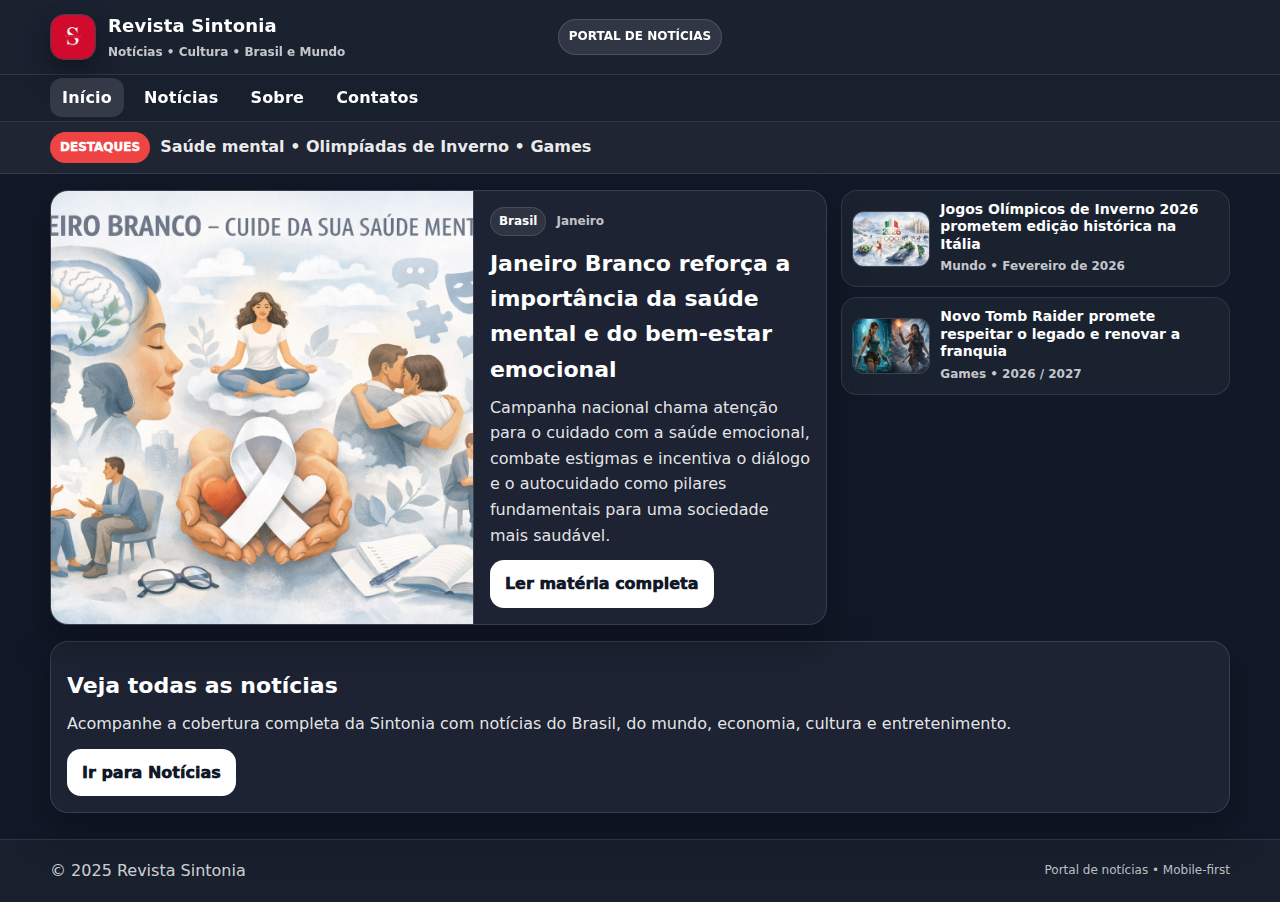
<file: index.html>
<!DOCTYPE html>
<html lang="pt-br">
<head>
  <meta charset="UTF-8">
  <meta name="viewport" content="width=device-width, initial-scale=1.0">
  <title>Sintonia - Início</title>
  <link rel="stylesheet" href="style.css">
  <script src="script.js" defer></script>
</head>

<body>

  <!-- TOPO -->
  <header class="topbar">
    <div class="container topbar-inner">
      <div class="brand">
        <div class="brand-logo">
          <img src="imagens/logo_porqueira_sintonia.jpg" alt="Logo Sintonia">
        </div>
        <div class="brand-title">
          <h1>Revista Sintonia</h1>
          <p>Notícias • Cultura • Brasil e Mundo</p>
        </div>
      </div>

      <div class="actions">
        <span class="badge">PORTAL DE NOTÍCIAS</span>
      </div>
    </div>
  </header>

  <!-- NAV -->
  <nav class="navbar">
    <div class="container nav-inner">
      <ul class="menu" style="display:flex;">
        <li><a class="active" href="index.html">Início</a></li>
        <li><a href="noticias.html">Notícias</a></li>
        <li><a href="sobre.html">Sobre</a></li>
        <li><a href="contatos.html">Contatos</a></li>
      </ul>
    </div>
  </nav>

  <!-- DESTAQUES -->
  <section class="breaking">
    <div class="container breaking-inner">
      <span class="breaking-tag">DESTAQUES</span>
      <span class="breaking-text">Saúde mental • Olimpíadas de Inverno • Games</span>
    </div>
  </section>

  <main>
    <div class="container">

      <section class="grid-home">

        <!-- NOTÍCIA PRINCIPAL -->
        <article class="card hero">
          <div class="hero-media">
            <!-- ✅ IMAGEM DIRETA (sem placeholder) -->
            <img src="imagens/img-10-01/janiero--branco.png" alt="Janeiro Branco">
          </div>

          <div class="hero-body">
            <div class="meta">
              <span class="chip">Brasil</span>
              <span>Janeiro</span>
            </div>

            <h3>Janeiro Branco reforça a importância da saúde mental e do bem-estar emocional</h3>

            <p>
              Campanha nacional chama atenção para o cuidado com a saúde emocional,
              combate estigmas e incentiva o diálogo e o autocuidado como pilares
              fundamentais para uma sociedade mais saudável.
            </p>

            <a href="noticias.html" class="btn">Ler matéria completa</a>
          </div>
        </article>

        <!-- SIDEBAR DESTAQUES -->
        <aside class="list">

          <!-- JOGOS DE INVERNO -->
          <article class="list-item">
            <div class="thumb">
              <!-- ✅ IMAGEM DIRETA (sem div extra) -->
              <img src="imagens/img-10-01/jogos--inverno.png" alt="Jogos de Inverno 2026">
            </div>
            <div>
              <h4>Jogos Olímpicos de Inverno 2026 prometem edição histórica na Itália</h4>
              <p>Mundo • Fevereiro de 2026</p>
            </div>
          </article>

          <!-- TOMB RAIDER -->
          <article class="list-item">
            <div class="thumb">
              <!-- ✅ IMAGEM DIRETA (sem div extra) -->
              <img src="imagens/img-10-01/jogo-lara.png" alt="Tomb Raider">
            </div>
            <div>
              <h4>Novo Tomb Raider promete respeitar o legado e renovar a franquia</h4>
              <p>Games • 2026 / 2027</p>
            </div>
          </article>

        </aside>
      </section>

      <!-- CHAMADA -->
      <section class="card" style="margin-top:16px;">
        <div class="card-body">
          <h3>Veja todas as notícias</h3>
          <p>
            Acompanhe a cobertura completa da Sintonia com notícias do Brasil,
            do mundo, economia, cultura e entretenimento.
          </p>
          <a href="noticias.html" class="btn">Ir para Notícias</a>
        </div>
      </section>

    </div>
  </main>

  <!-- FOOTER -->
  <footer>
    <div class="container footer-inner">
      <div>© 2025 Revista Sintonia</div>
      <div class="small">Portal de notícias • Mobile-first</div>
    </div>
  </footer>

</body>
</html>
</file>
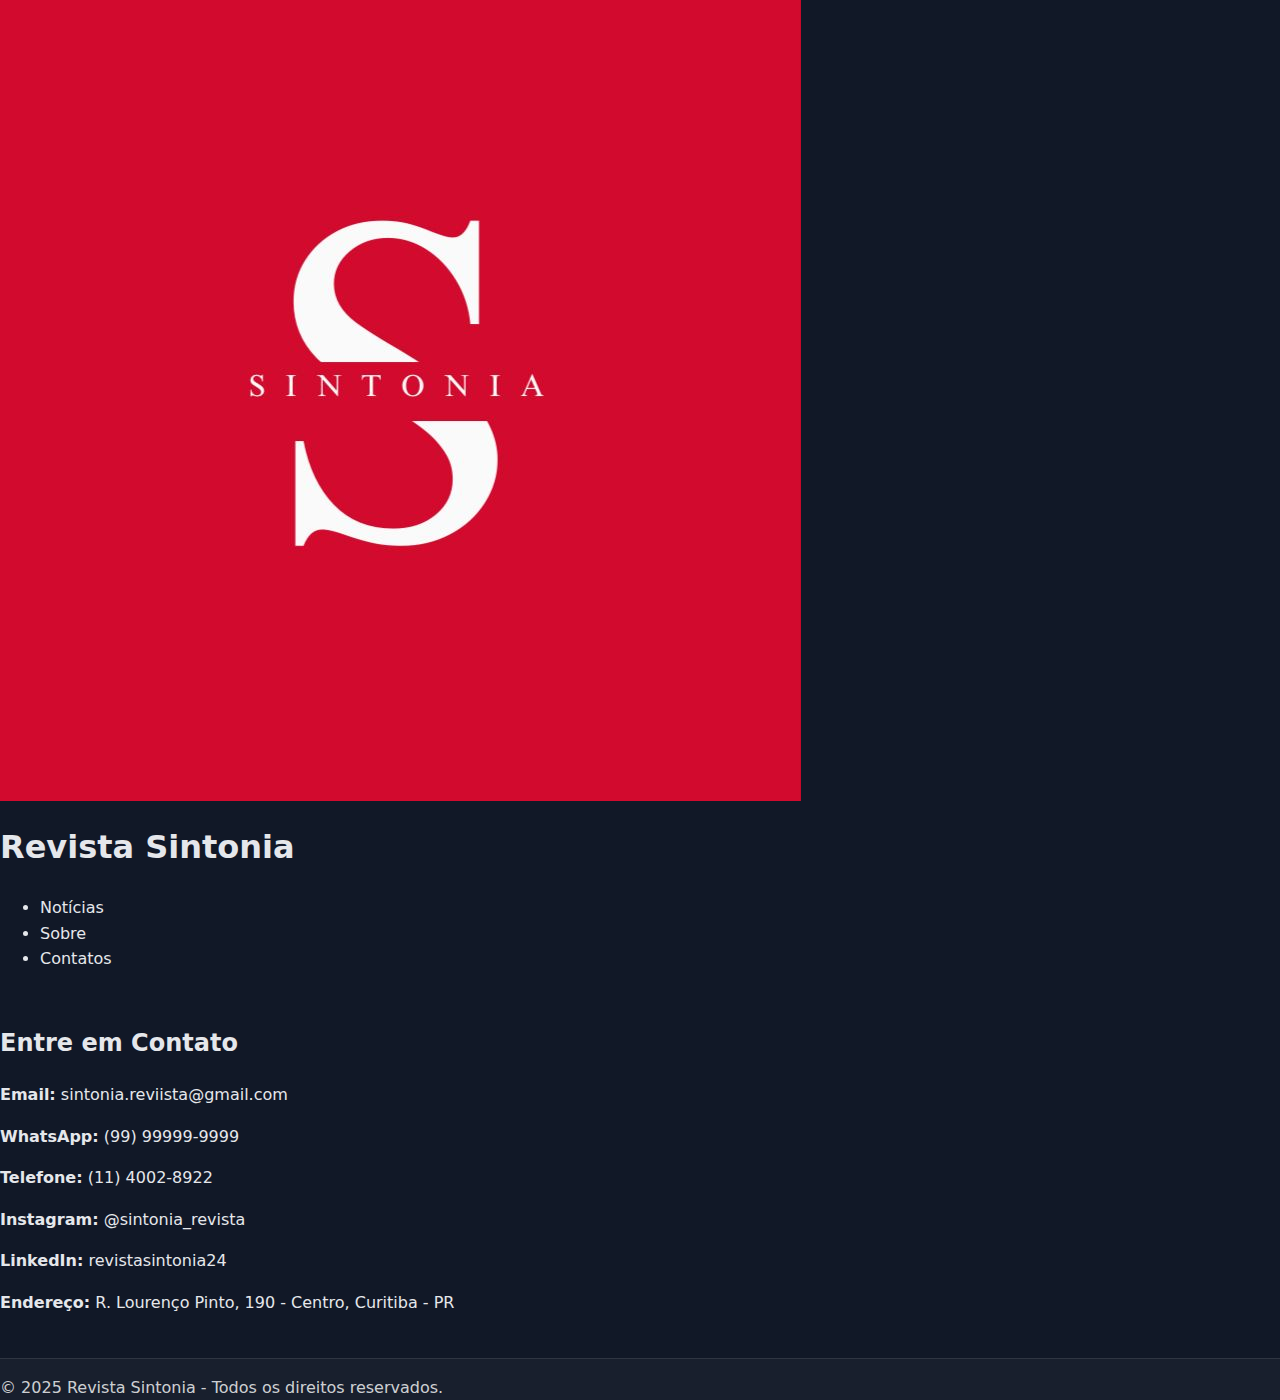
<file: contatos.html>
<!DOCTYPE html>
<html lang="pt-br">
<head>
  <meta charset="UTF-8">
  <meta name="viewport" content="width=device-width, initial-scale=1.0">
  <title>Contatos - Sintonia</title>
  <link rel="stylesheet" href="style.css">
</head>
<body>
  <header>
    <div class="logo">
      <img src="imagens/logo_porqueira_sintonia.jpg" alt="Logo Sintonia">
    </div>
    <h1>Revista Sintonia</h1>
  </header>

  <nav>
    <ul>
      <li><a href="noticias.html">Notícias</a></li>
      <li><a href="sobre.html">Sobre</a></li>
      <li><a href="contatos.html">Contatos</a></li>
    </ul>
  </nav>

  <main>
    <h2>Entre em Contato</h2>
    <p><strong>Email:</strong> <a href="mailto:suporte@sintonia.com">sintonia.reviista@gmail.com</a></p>
    <p><strong>WhatsApp:</strong> <a href="https://wa.me/5599999999999" target="_blank">(99) 99999-9999</a></p>
    <p><strong>Telefone:</strong> (11) 4002-8922</p>
    <p><strong>Instagram:</strong> <a href="https://instagram.com" target="_blank">@sintonia_revista</a></p>
    <p><strong>LinkedIn:</strong> <a href="https://linkedin.com" target="_blank">revistasintonia24</a></p>
    <p><strong>Endereço:</strong> R. Lourenço Pinto, 190 - Centro, Curitiba - PR</p>
  </main>

  <footer>
    <p>© 2025 Revista Sintonia - Todos os direitos reservados.</p>
  </footer>
</body>
</html>
</file>
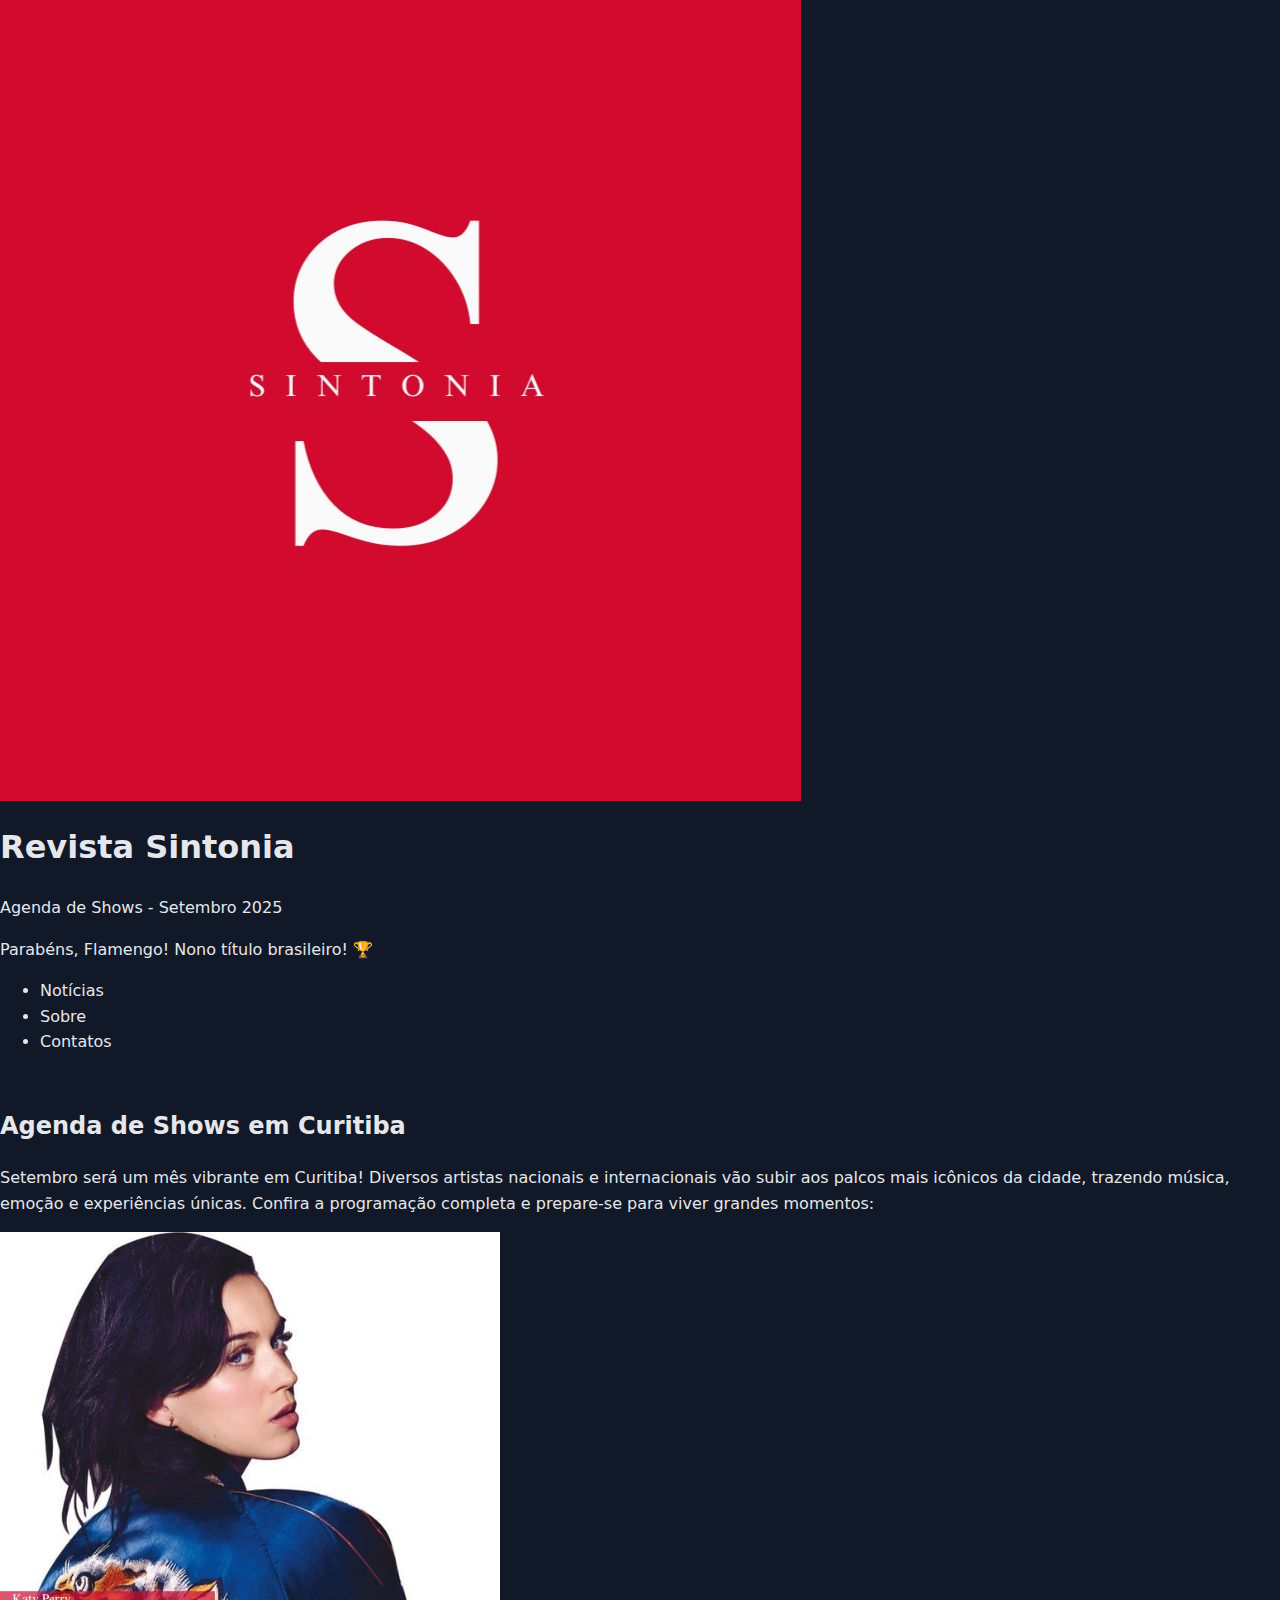
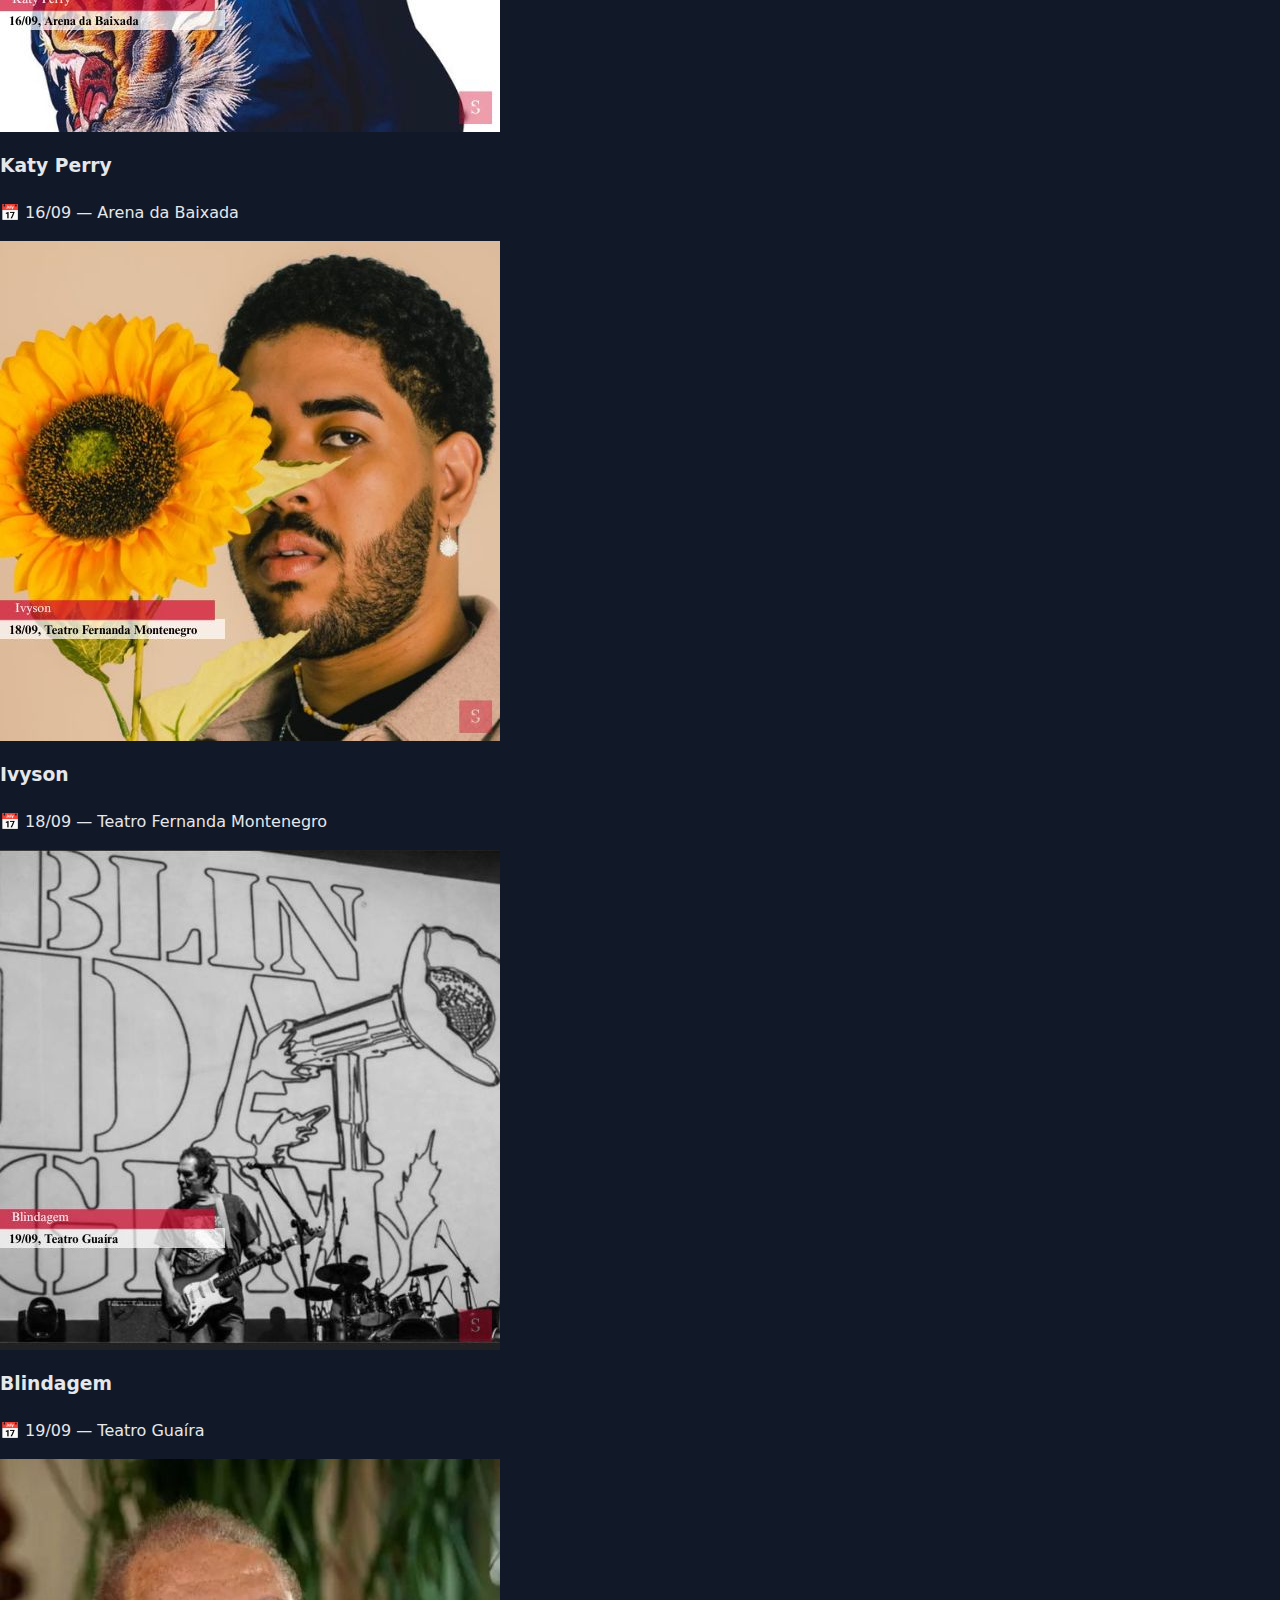
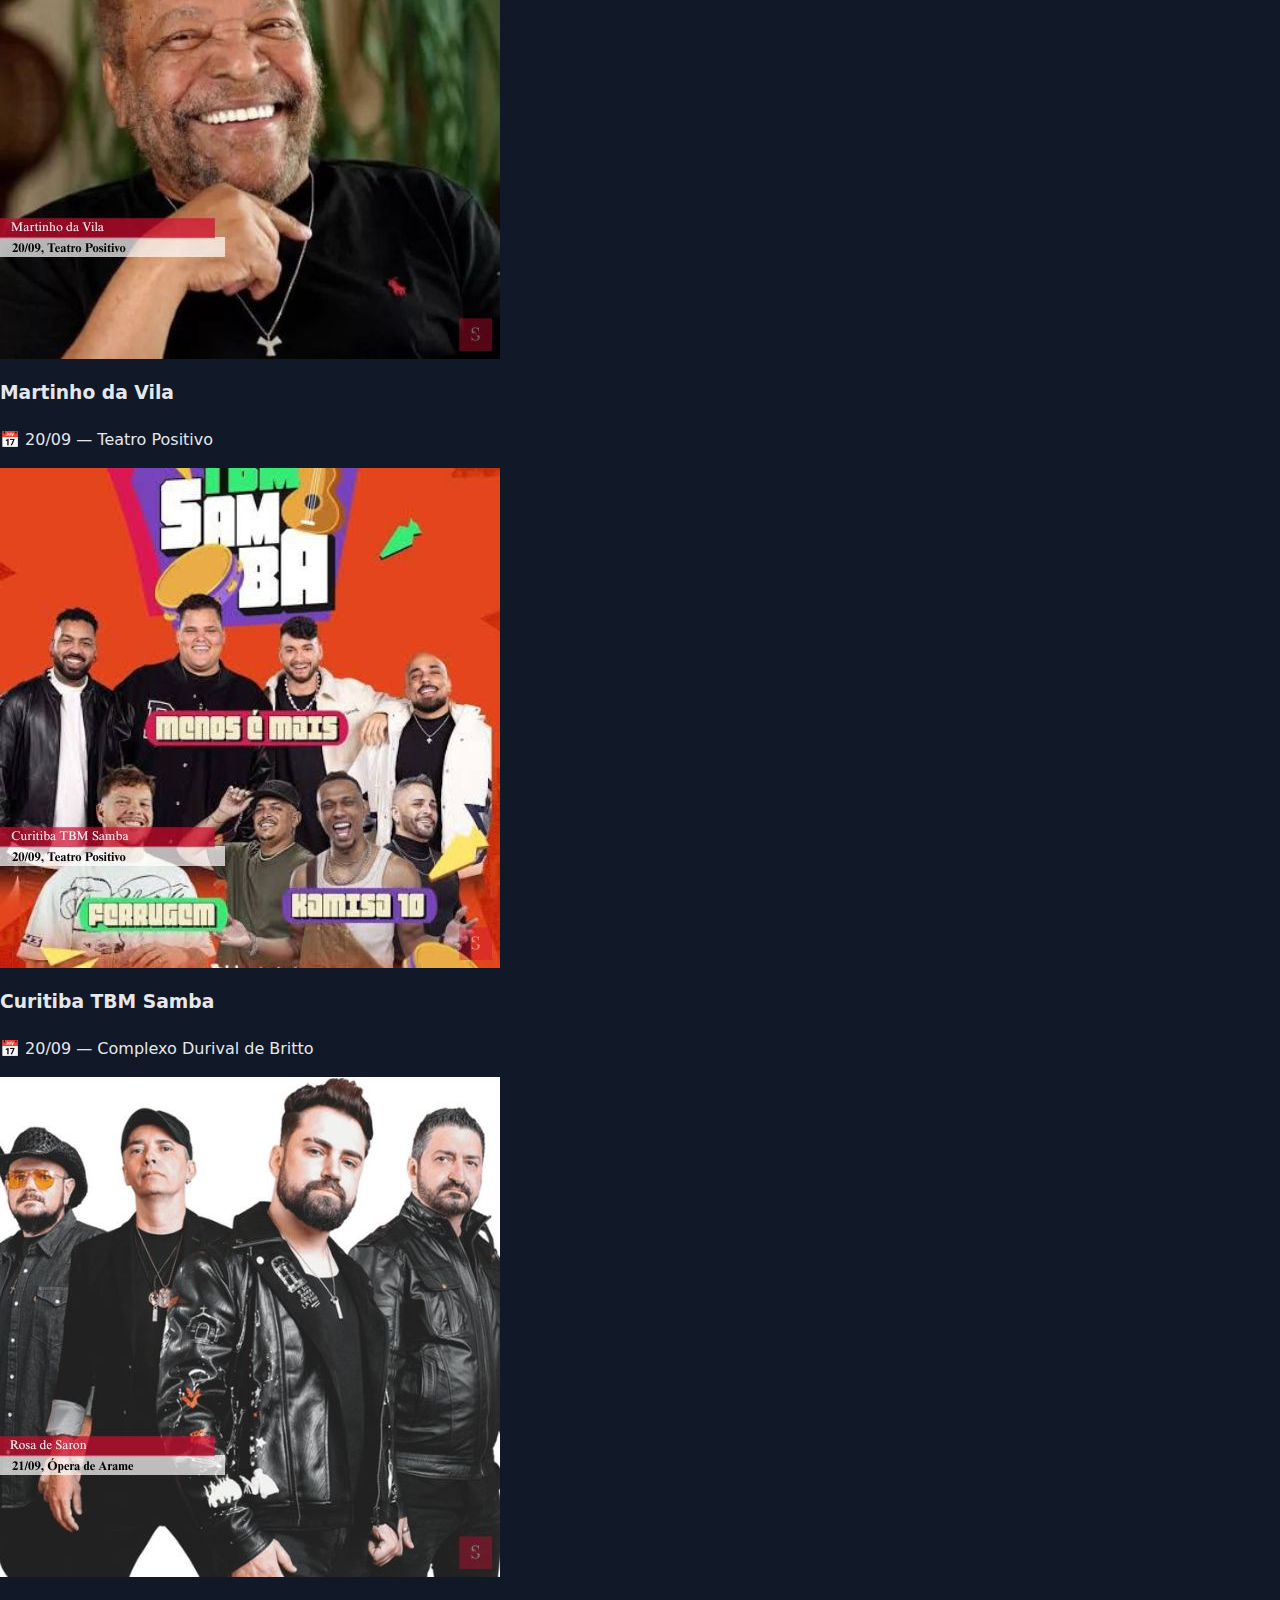
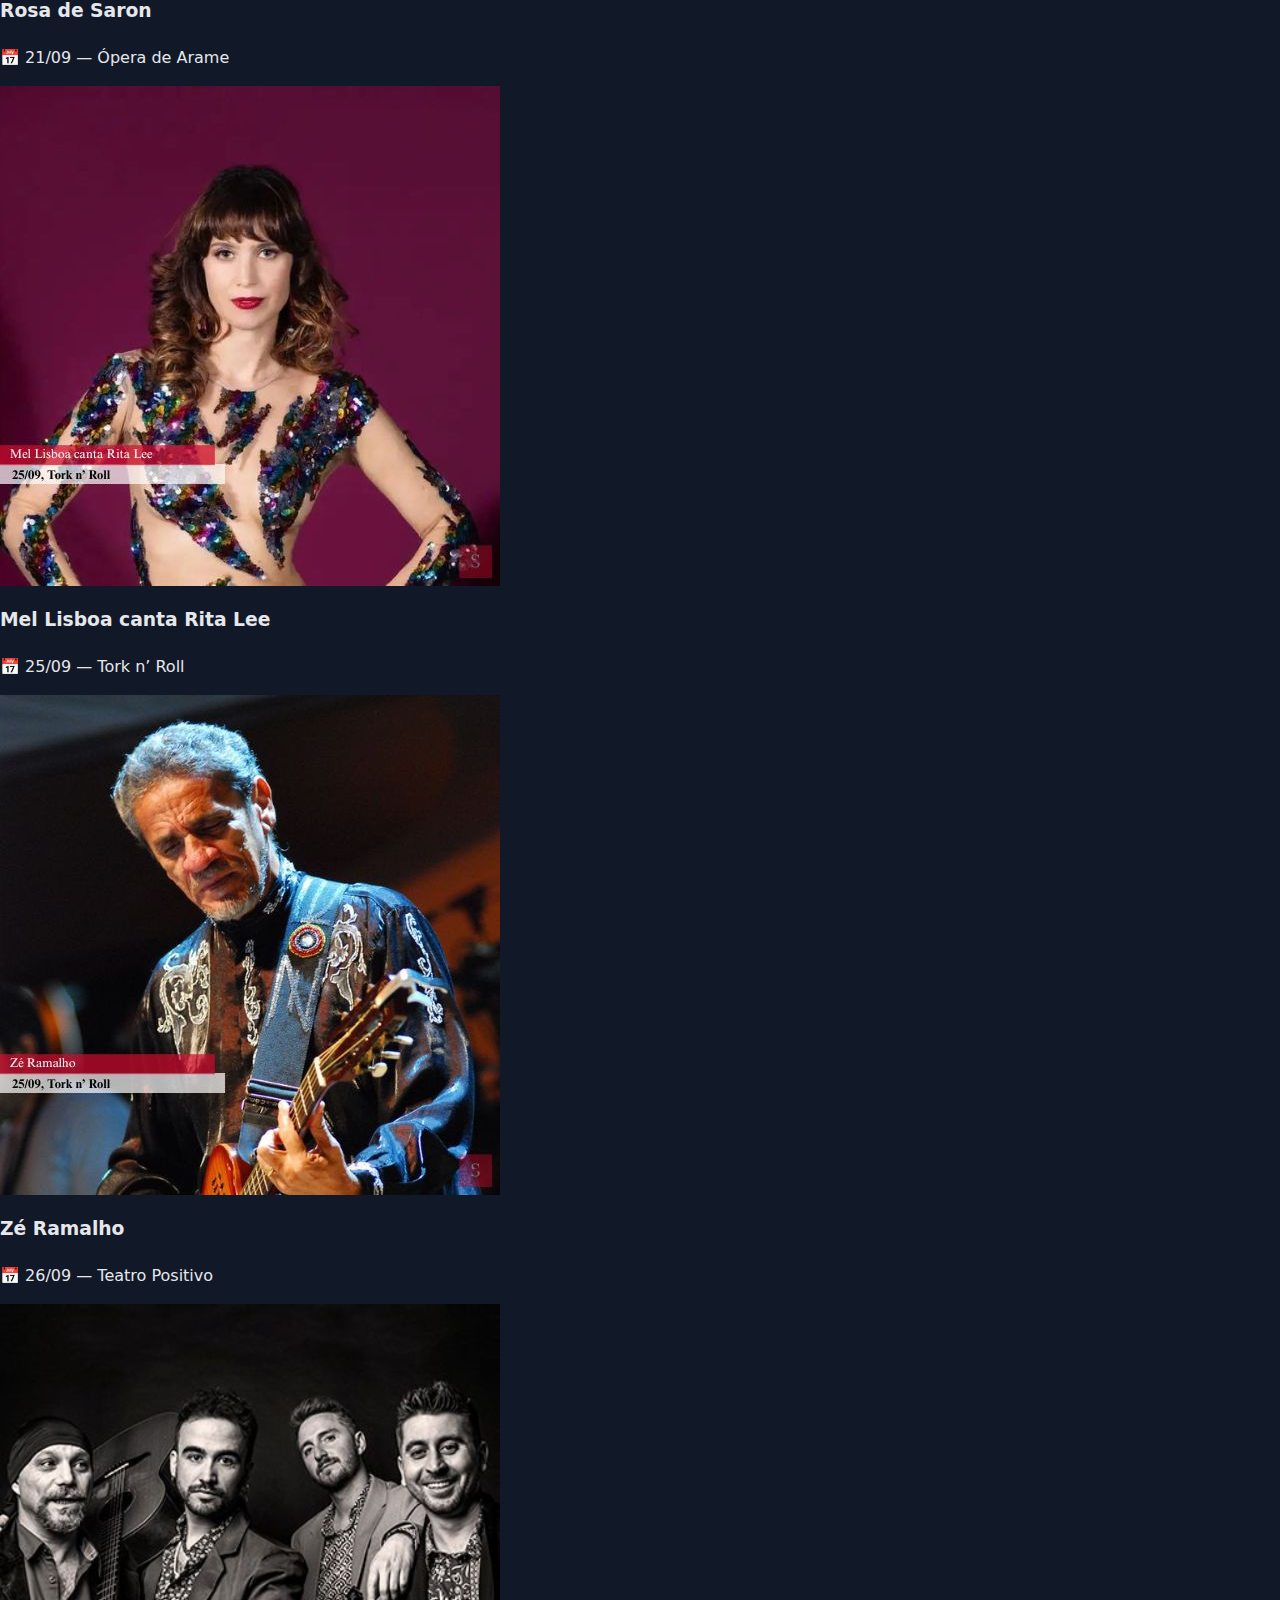
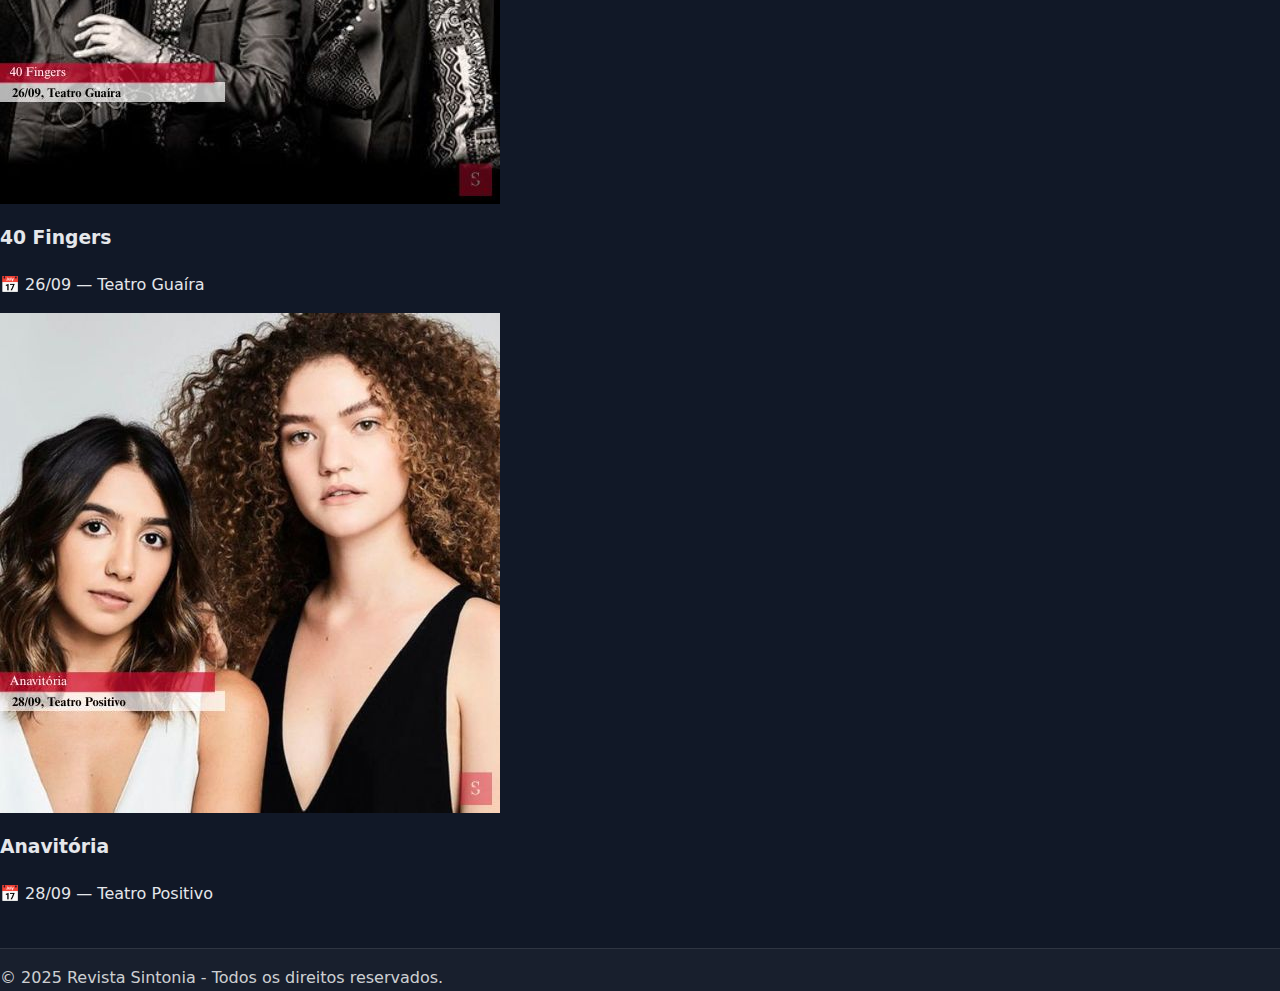
<file: evento-shows.html>
<!DOCTYPE html>
<html lang="pt-br">
<head>
  <meta charset="UTF-8">
  <meta name="viewport" content="width=device-width, initial-scale=1.0">
  <title>Shows em Curitiba - Sintonia</title>
  <link rel="stylesheet" href="style.css">
</head>
<body>
  <header>
    <div class="logo">
      <img src="imagens/logo_porqueira_sintonia.jpg" alt="Logo Sintonia">
    </div>
    <h1>Revista Sintonia</h1>
    <p class="tagline">Agenda de Shows - Setembro 2025</p>
    <p class="flamengo-badge">Parabéns, Flamengo! Nono título brasileiro! 🏆</p>
  </header>

  <nav>
    <ul>
      <li><a href="noticias.html">Notícias</a></li>
      <li><a href="sobre.html">Sobre</a></li>
      <li><a href="contatos.html">Contatos</a></li>
    </ul>
  </nav>

  <main>
    <h2>Agenda de Shows em Curitiba</h2>
    <p>
      Setembro será um mês vibrante em Curitiba! Diversos artistas nacionais e internacionais
      vão subir aos palcos mais icônicos da cidade, trazendo música, emoção e experiências únicas.
      Confira a programação completa e prepare-se para viver grandes momentos:
    </p>

    <section class="lista-shows">

      <article class="show-item">
        <img src="imagens/katy--perry-show.jpg" alt="Katy Perry" class="img-artista">
        <div>
          <h3>Katy Perry</h3>
          <p>📅 16/09 — Arena da Baixada</p>
        </div>
      </article>

      <article class="show-item">
        <img src="imagens/Ivyson--show.jpg" alt="Ivyson" class="img-artista">
        <div>
          <h3>Ivyson</h3>
          <p>📅 18/09 — Teatro Fernanda Montenegro</p>
        </div>
      </article>

      <article class="show-item">
        <img src="imagens/blindagem--show.jpg" alt="Blindagem" class="img-artista">
        <div>
          <h3>Blindagem</h3>
          <p>📅 19/09 — Teatro Guaíra</p>
        </div>
      </article>

      <article class="show-item">
        <img src="imagens/marinho--da-vila-show.jpg" alt="Martinho da Vila" class="img-artista">
        <div>
          <h3>Martinho da Vila</h3>
          <p>📅 20/09 — Teatro Positivo</p>
        </div>
      </article>

      <article class="show-item">
        <img src="imagens/tmb--samba--show.jpg" alt="Curitiba TBM Samba" class="img-artista">
        <div>
          <h3>Curitiba TBM Samba</h3>
          <p>📅 20/09 — Complexo Durival de Britto</p>
        </div>
      </article>

      <article class="show-item">
        <img src="imagens/rosa-de-serom--show.jpg" alt="Rosa de Saron" class="img-artista">
        <div>
          <h3>Rosa de Saron</h3>
          <p>📅 21/09 — Ópera de Arame</p>
        </div>
      </article>

      <article class="show-item">
        <img src="imagens/mel--lisboas-conta-showw.jpg" alt="Mel Lisboa canta Rita Lee" class="img-artista">
        <div>
          <h3>Mel Lisboa canta Rita Lee</h3>
          <p>📅 25/09 — Tork n’ Roll</p>
        </div>
      </article>

      <article class="show-item">
        <img src="imagens/ze-caralho--show.jpg" alt="Zé Ramalho" class="img-artista">
        <div>
          <h3>Zé Ramalho</h3>
          <p>📅 26/09 — Teatro Positivo</p>
        </div>
      </article>

      <article class="show-item">
        <img src="imagens/40--finger--show.jpg" alt="40 Fingers" class="img-artista">
        <div>
          <h3>40 Fingers</h3>
          <p>📅 26/09 — Teatro Guaíra</p>
        </div>
      </article>

      <article class="show-item">
        <img src="imagens/anavitoria--show.jpg" alt="Anavitória" class="img-artista">
        <div>
          <h3>Anavitória</h3>
          <p>📅 28/09 — Teatro Positivo</p>
        </div>
      </article>

    </section>
  </main>

  <footer>
    <p>© 2025 Revista Sintonia - Todos os direitos reservados.</p>
  </footer>
  <script src="script.js"></script>

</body>
</html>
</file>
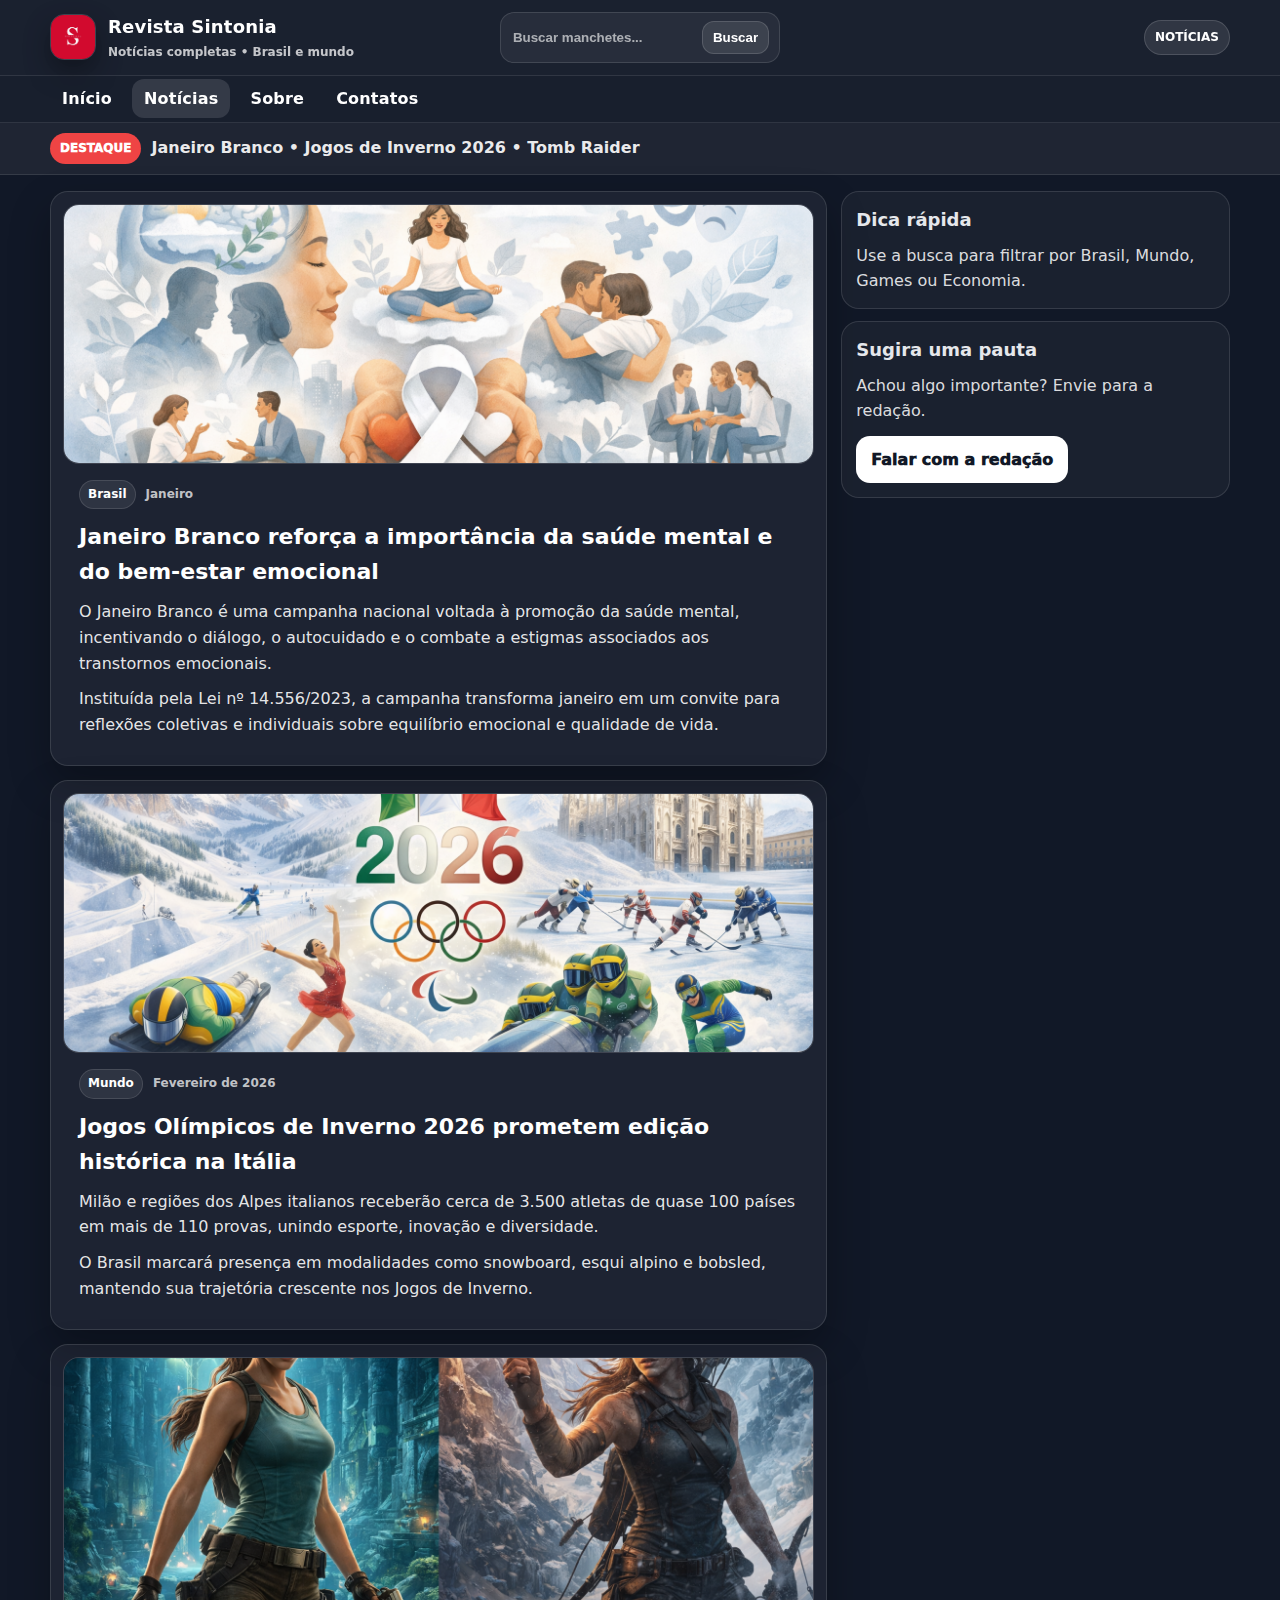
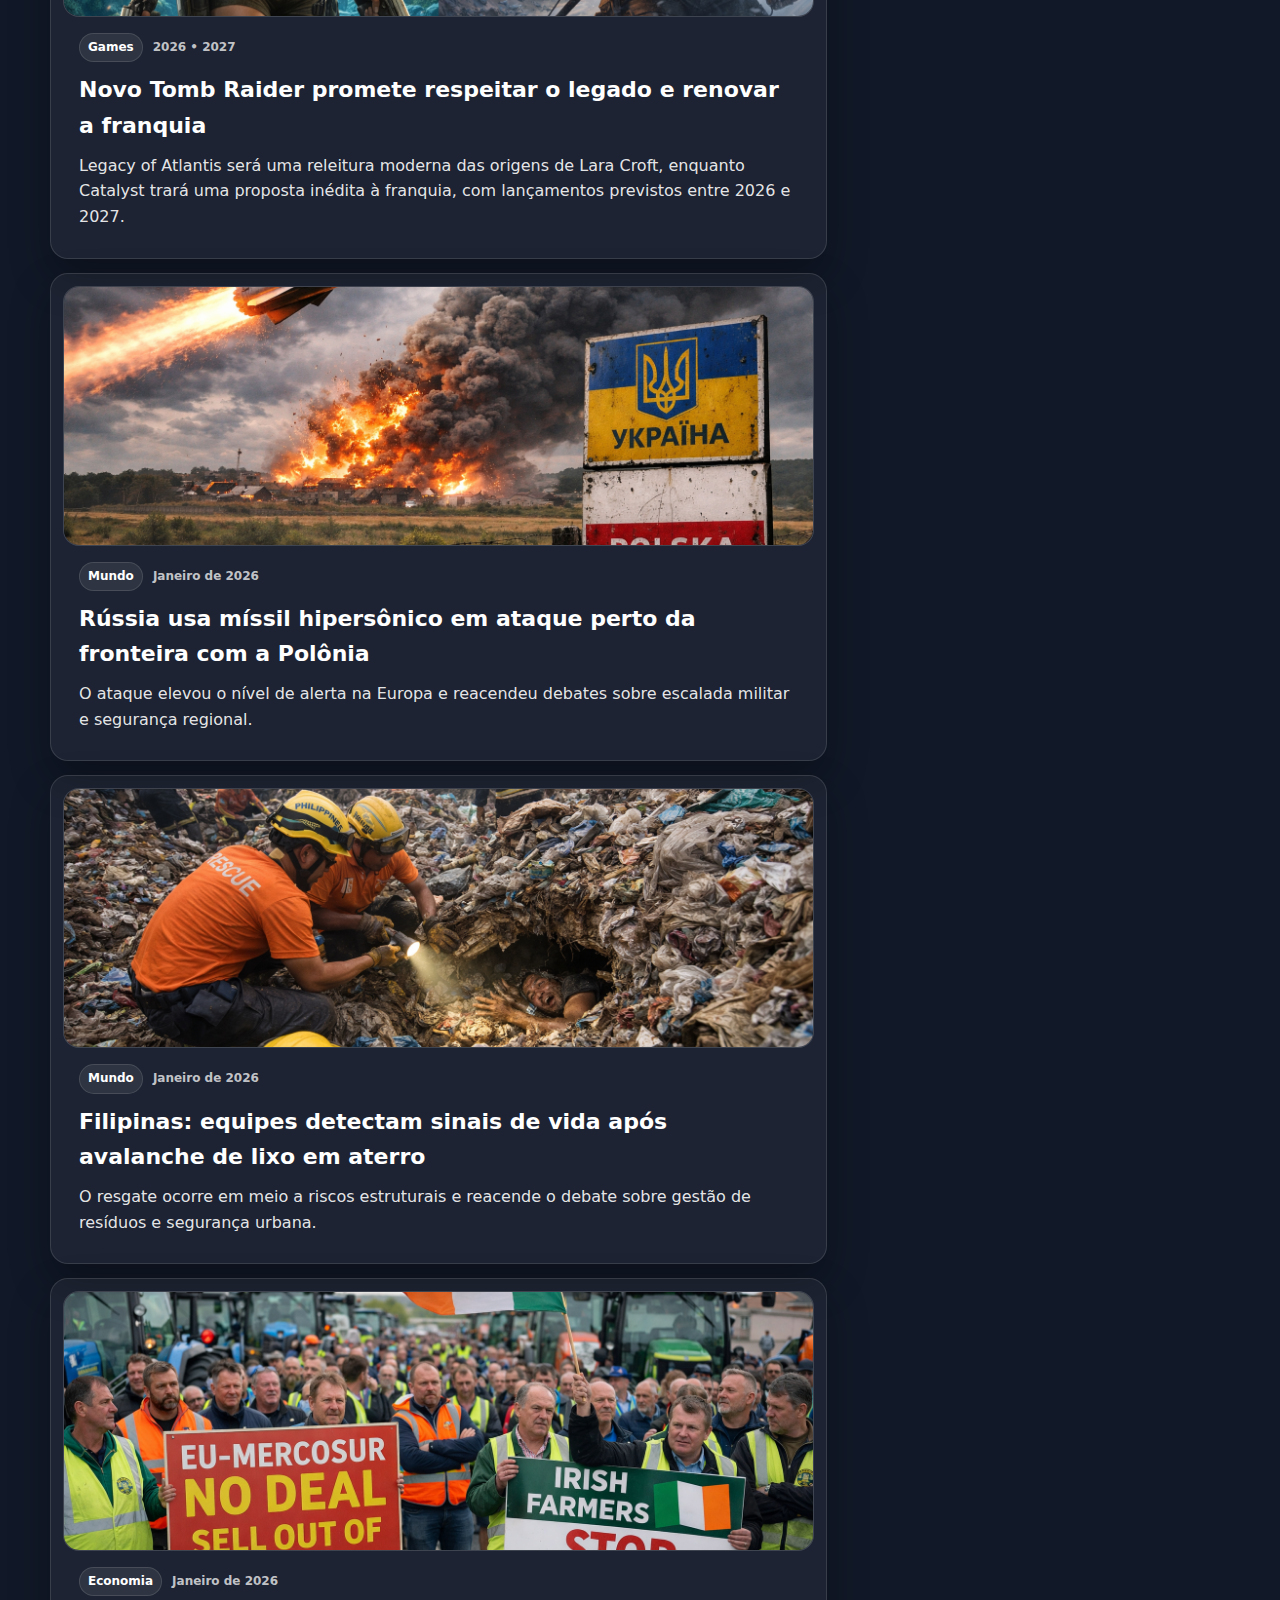
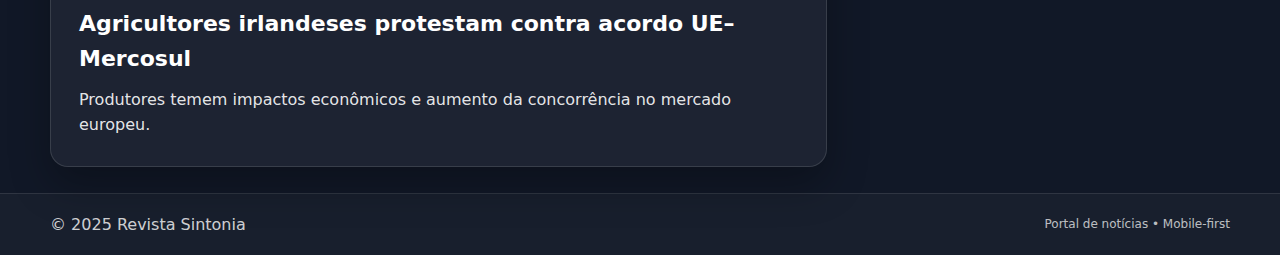
<file: noticias.html>
<!DOCTYPE html>
<html lang="pt-br">
<head>
  <meta charset="UTF-8">
  <meta name="viewport" content="width=device-width, initial-scale=1.0">
  <title>Notícias - Sintonia</title>
  <link rel="stylesheet" href="style.css">
  <script src="script.js" defer></script>
</head>

<body>
  <!-- TOPO -->
  <header class="topbar">
    <div class="container topbar-inner">
      <div class="brand">
        <div class="brand-logo">
          <img src="imagens/logo_porqueira_sintonia.jpg" alt="Logo Sintonia">
        </div>
        <div class="brand-title">
          <h1>Revista Sintonia</h1>
          <p>Notícias completas • Brasil e mundo</p>
        </div>
      </div>

      <div class="search">
        <form id="search-form">
          <input id="search-input" type="text" placeholder="Buscar manchetes..." aria-label="Buscar">
          <button type="submit">Buscar</button>
        </form>
      </div>

      <div class="actions">
        <span class="badge">NOTÍCIAS</span>
      </div>
    </div>
  </header>

  <!-- NAV -->
  <nav class="navbar">
    <div class="container nav-inner">
      <ul class="menu">
        <li><a href="index.html">Início</a></li>
        <li><a class="active" href="noticias.html">Notícias</a></li>
        <li><a href="sobre.html">Sobre</a></li>
        <li><a href="contatos.html">Contatos</a></li>
      </ul>
    </div>
  </nav>

  <!-- DESTAQUES -->
  <section class="breaking">
    <div class="container breaking-inner">
      <span class="breaking-tag">DESTAQUE</span>
      <span class="breaking-text">
        Janeiro Branco • Jogos de Inverno 2026 • Tomb Raider
      </span>
    </div>
  </section>

  <main>
    <div class="container">
      <div class="news-page">

        <!-- FEED -->
        <section class="news-feed">

          <!-- ================= DESTAQUES (NOVAS NOTÍCIAS) ================= -->

          <!-- JANEIRO BRANCO -->
          <article class="card article">
            <div class="thumb">
              <img src="imagens/img-10-01/janiero--branco.png" alt="Ataque com míssil hipersônico">
            </div>
            <div class="card-body">
              <div class="meta">
                <span class="chip">Brasil</span>
                <span>Janeiro</span>
              </div>
              <h3>Janeiro Branco reforça a importância da saúde mental e do bem-estar emocional</h3>
              <div class="text">
                <p>
                  O Janeiro Branco é uma campanha nacional voltada à promoção da saúde mental,
                  incentivando o diálogo, o autocuidado e o combate a estigmas associados aos
                  transtornos emocionais.
                </p>
                <p>
                  Instituída pela Lei nº 14.556/2023, a campanha transforma janeiro em um convite
                  para reflexões coletivas e individuais sobre equilíbrio emocional e qualidade
                  de vida.
                </p>
              </div>
            </div>
          </article>

          <!-- JOGOS DE INVERNO -->
          <article class="card article">
            <div class="thumb">
              <img src="imagens/img-10-01/jogos--inverno.png" alt="Ataque com míssil hipersônico">
            </div>
            <div class="card-body">
              <div class="meta">
                <span class="chip">Mundo</span>
                <span>Fevereiro de 2026</span>
              </div>
              <h3>Jogos Olímpicos de Inverno 2026 prometem edição histórica na Itália</h3>
              <div class="text">
                <p>
                  Milão e regiões dos Alpes italianos receberão cerca de 3.500 atletas de quase
                  100 países em mais de 110 provas, unindo esporte, inovação e diversidade.
                </p>
                <p>
                  O Brasil marcará presença em modalidades como snowboard, esqui alpino e bobsled,
                  mantendo sua trajetória crescente nos Jogos de Inverno.
                </p>
              </div>
            </div>
          </article>

          <!-- TOMB RAIDER -->
          <article class="card article">
            <div class="thumb">
              <img src="imagens/img-10-01/jogo-lara.png" alt="Ataque com míssil hipersônico">
            </div>
            <div class="card-body">
              <div class="meta">
                <span class="chip">Games</span>
                <span>2026 • 2027</span>
              </div>
              <h3>Novo Tomb Raider promete respeitar o legado e renovar a franquia</h3>
              <div class="text">
                <p>
                  Legacy of Atlantis será uma releitura moderna das origens de Lara Croft, enquanto
                  Catalyst trará uma proposta inédita à franquia, com lançamentos previstos entre
                  2026 e 2027.
                </p>
              </div>
            </div>
          </article>

          <!-- ================= NOTÍCIAS ANTIGAS ================= -->

          <article class="card article">
            <div class="thumb">
              <img src="imagens/img-10-01/missel-hiper.png" alt="Ataque com míssil hipersônico">
            </div>
            <div class="card-body">
              <div class="meta">
                <span class="chip">Mundo</span>
                <span>Janeiro de 2026</span>
              </div>
              <h3>Rússia usa míssil hipersônico em ataque perto da fronteira com a Polônia</h3>
              <div class="text">
                <p>
                  O ataque elevou o nível de alerta na Europa e reacendeu debates sobre escalada
                  militar e segurança regional.
                </p>
              </div>
            </div>
          </article>

          <article class="card article">
            <div class="thumb">
              <img src="imagens/img-10-01/avalanche-lixo.png" alt="Avalanche de lixo nas Filipinas">
            </div>
            <div class="card-body">
              <div class="meta">
                <span class="chip">Mundo</span>
                <span>Janeiro de 2026</span>
              </div>
              <h3>Filipinas: equipes detectam sinais de vida após avalanche de lixo em aterro</h3>
              <div class="text">
                <p>
                  O resgate ocorre em meio a riscos estruturais e reacende o debate sobre gestão
                  de resíduos e segurança urbana.
                </p>
              </div>
            </div>
          </article>

          <article class="card article">
            <div class="thumb">
              <img src="imagens/img-10-01/protesto-irlanda.png" alt="Protesto na Irlanda">
            </div>
            <div class="card-body">
              <div class="meta">
                <span class="chip">Economia</span>
                <span>Janeiro de 2026</span>
              </div>
              <h3>Agricultores irlandeses protestam contra acordo UE–Mercosul</h3>
              <div class="text">
                <p>
                  Produtores temem impactos econômicos e aumento da concorrência no mercado europeu.
                </p>
              </div>
            </div>
          </article>

        </section>

        <!-- SIDEBAR -->
        <aside class="sidebar">
          <div class="box">
            <h3>Dica rápida</h3>
            <p>Use a busca para filtrar por Brasil, Mundo, Games ou Economia.</p>
          </div>

          <div class="box" style="margin-top:12px;">
            <h3>Sugira uma pauta</h3>
            <p>Achou algo importante? Envie para a redação.</p>
            <a class="btn" href="contatos.html">Falar com a redação</a>
          </div>
        </aside>

      </div>
    </div>
  </main>

  <footer>
    <div class="container footer-inner">
      <div>© 2025 Revista Sintonia</div>
      <div class="small">Portal de notícias • Mobile-first</div>
    </div>
  </footer>
</body>
</html>
</file>
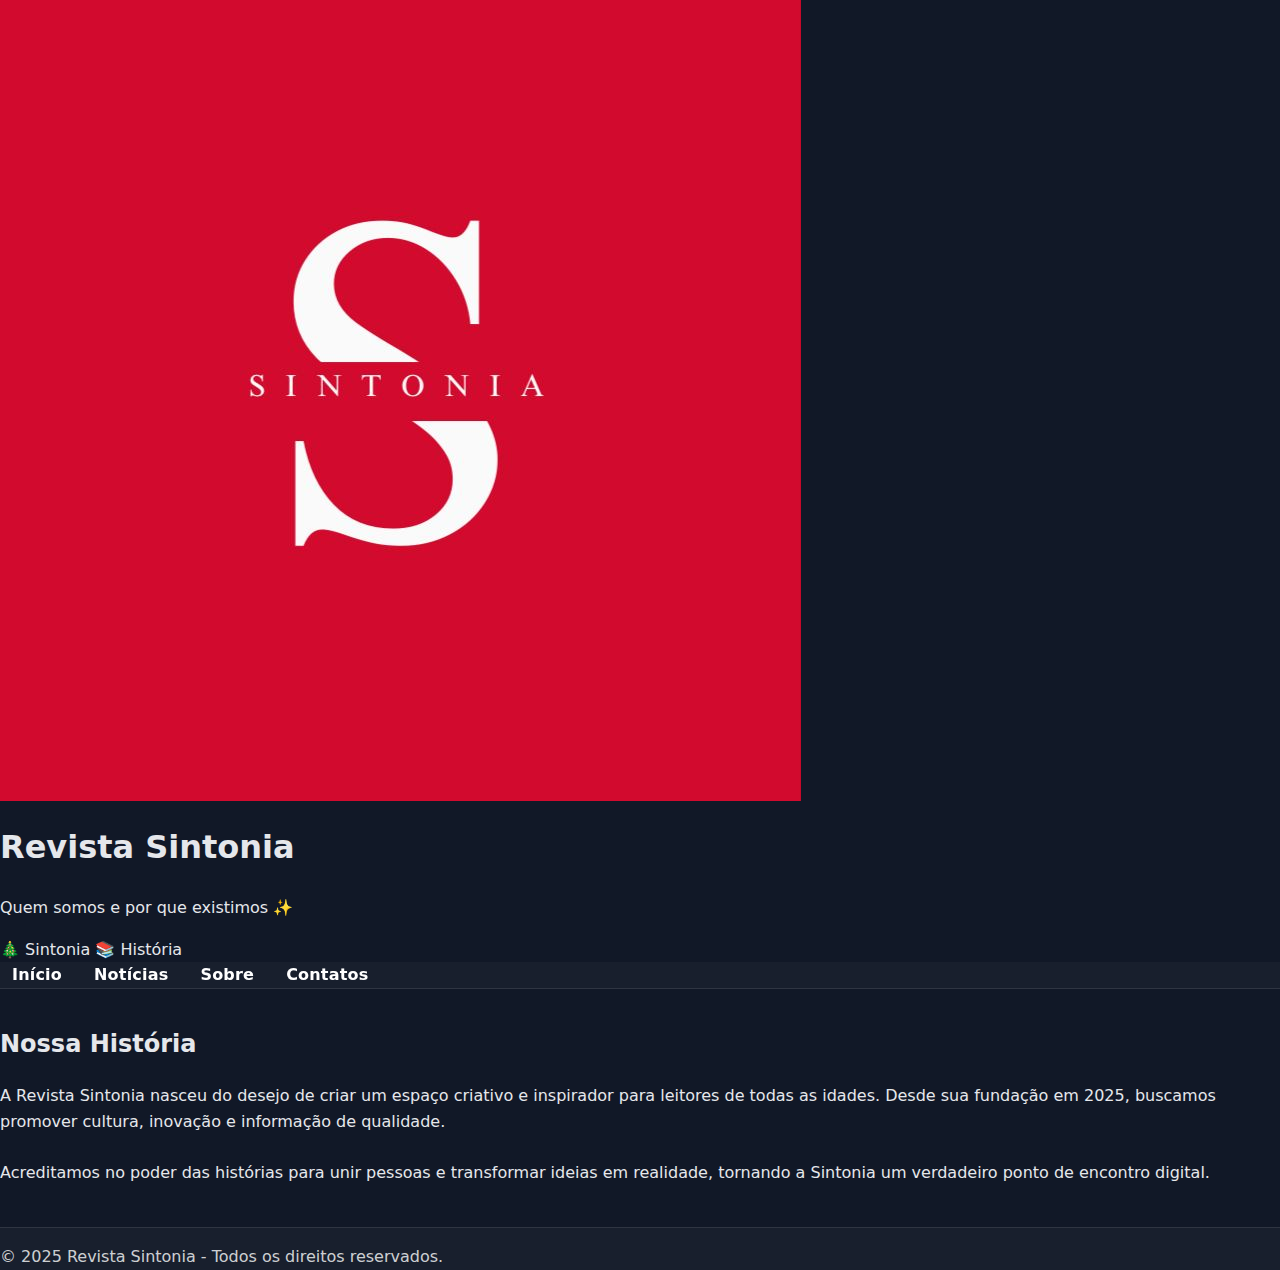
<file: sobre.html>
<!DOCTYPE html>
<html lang="pt-br">
<head>
  <meta charset="UTF-8">
  <meta name="viewport" content="width=device-width, initial-scale=1.0">
  <title>Sobre - Sintonia</title>
  <link rel="stylesheet" href="style.css">
</head>

<body class="tema-natal">
  <header class="header-natal">
    <div class="logo">
      <img src="imagens/logo_porqueira_sintonia.jpg" alt="Logo Sintonia">
    </div>
    <h1>Revista Sintonia</h1>
    <p class="tagline">Quem somos e por que existimos ✨</p>
    <div class="natal-badges">
      <span class="badge-natal">🎄 Sintonia</span>
      <span class="badge-natal">📚 História</span>
    </div>
  </header>

  <nav class="navbar">
    <div class="menu-toggle" id="menu-toggle">☰</div>
    <ul class="menu" id="menu">
      <li><a href="index.html">Início</a></li>
      <li><a href="noticias.html">Notícias</a></li>
      <li><a href="sobre.html">Sobre</a></li>
      <li><a href="contatos.html">Contatos</a></li>
    </ul>
  </nav>

  <main>
    <section class="apresentacao">
      <h2>Nossa História</h2>
      <p>
        A Revista Sintonia nasceu do desejo de criar um espaço criativo e inspirador
        para leitores de todas as idades. Desde sua fundação em 2025, buscamos
        promover cultura, inovação e informação de qualidade.
        <br><br>
        Acreditamos no poder das histórias para unir pessoas e transformar ideias em
        realidade, tornando a Sintonia um verdadeiro ponto de encontro digital.
      </p>
    </section>
  </main>

  <footer>
    <p>© 2025 Revista Sintonia - Todos os direitos reservados.</p>
  </footer>

  <script src="script.js"></script>
</body>
</html>
</file>
<file: style.css>
/* =========================================================
   Revista Sintonia — Portal Profissional (Tema Original)
   Fundo cinza escuro | Mobile-first | Notícias completas
   ========================================================= */

/* ---------- Reset ---------- */
* { box-sizing: border-box; }
html, body { height: 100%; }
body {
  margin: 0;
  font-family: system-ui, -apple-system, Segoe UI, Roboto, Arial, sans-serif;
  line-height: 1.6;
  color: #e5e7eb;
  background: #111827; /* cinza escuro */
}
img { max-width: 100%; display: block; }
a { color: inherit; text-decoration: none; }
a:hover { opacity: 0.92; }

/* ---------- Container ---------- */
.container {
  width: min(1180px, calc(100% - 24px));
  margin: 0 auto;
}

/* ---------- Topbar ---------- */
.topbar {
  background: rgba(255,255,255,0.04);
  border-bottom: 1px solid rgba(255,255,255,0.10);
  backdrop-filter: blur(10px);
}

.topbar-inner {
  display: grid;
  grid-template-columns: 1fr;
  gap: 10px;
  padding: 12px 0;
  align-items: center;
}

.brand {
  display: flex;
  align-items: center;
  gap: 12px;
}

.brand-logo {
  width: 46px;
  height: 46px;
  border-radius: 14px;
  overflow: hidden;
  border: 1px solid rgba(255,255,255,0.16);
  box-shadow: 0 12px 26px rgba(0,0,0,0.35);
}

.brand-title { display: grid; gap: 2px; }

.brand-title h1 {
  margin: 0;
  font-size: 18px;
  letter-spacing: 0.2px;
  color: #fff;
}

.brand-title p {
  margin: 0;
  font-size: 12px;
  color: rgba(255,255,255,0.75);
  font-weight: 700;
}

/* Busca */
.search form {
  width: 100%;
  display: flex;
  gap: 8px;
  align-items: center;
  background: rgba(255,255,255,0.06);
  border: 1px solid rgba(255,255,255,0.12);
  border-radius: 14px;
  padding: 8px 10px;
}

.search input {
  flex: 1;
  border: 0;
  outline: none;
  background: transparent;
  color: #fff;
  font-weight: 700;
}
.search input::placeholder { color: rgba(255,255,255,0.62); }

.search button {
  border: 0;
  cursor: pointer;
  border-radius: 12px;
  padding: 8px 10px;
  font-weight: 900;
  color: #fff;
  background: rgba(255,255,255,0.10);
  border: 1px solid rgba(255,255,255,0.14);
}

/* Ações */
.actions {
  display: flex;
  gap: 10px;
  flex-wrap: wrap;
  align-items: center;
}

.badge {
  background: rgba(255,255,255,0.10);
  border: 1px solid rgba(255,255,255,0.14);
  color: #fff;
  padding: 7px 10px;
  border-radius: 999px;
  font-weight: 900;
  font-size: 12px;
}

/* Desktop topbar */
@media (min-width: 900px) {
  .topbar-inner { grid-template-columns: 1fr auto 1fr; }
  .search { display: flex; justify-content: center; }
  .actions { display: flex; justify-content: flex-end; }
}

/* ---------- Nav ---------- */
.navbar {
  background: rgba(255,255,255,0.03);
  border-bottom: 1px solid rgba(255,255,255,0.10);
  backdrop-filter: blur(10px);
}

.nav-inner {
  display: flex;
  align-items: center;
  justify-content: space-between;
  gap: 12px;
  padding: 10px 0;
}

.menu-toggle {
  display: inline-flex;
  cursor: pointer;
  user-select: none;
  font-size: 22px;
  font-weight: 900;
  color: #fff;
  padding: 8px 10px;
  border-radius: 12px;
  border: 1px solid rgba(255,255,255,0.14);
  background: rgba(255,255,255,0.06);
}

.menu {
  list-style: none;
  margin: 0;
  padding: 0;
  display: none;
  width: 100%;
  flex-direction: column;
  gap: 6px;
}

.navbar.active .menu { display: flex; }

.menu a {
  color: #fff;
  font-weight: 900;
  letter-spacing: 0.2px;
  padding: 10px 12px;
  border-radius: 12px;
  background: rgba(255,255,255,0.06);
  border: 1px solid rgba(255,255,255,0.10);
}

.menu a.active {
  background: rgba(255,255,255,0.12);
  border-color: rgba(255,255,255,0.18);
}

/* Desktop nav */
@media (min-width: 900px) {
  .menu-toggle { display: none; }
  .menu {
    display: flex;
    width: auto;
    flex-direction: row;
    flex-wrap: wrap;
    gap: 8px;
  }
  .menu a {
    background: transparent;
    border: 0;
  }
  .menu a:hover { background: rgba(255,255,255,0.08); }
  .menu a.active { background: rgba(255,255,255,0.12); }
}

/* ---------- Breaking bar ---------- */
.breaking {
  background: rgba(255,255,255,0.06);
  border-bottom: 1px solid rgba(255,255,255,0.10);
}

.breaking-inner {
  padding: 10px 0;
  display: flex;
  gap: 10px;
  align-items: center;
  flex-wrap: wrap;
}

.breaking-tag {
  background: #ef4444;
  color: #fff;
  font-weight: 1000;
  border-radius: 999px;
  padding: 6px 10px;
  font-size: 12px;
}

.breaking-text {
  font-weight: 800;
  color: rgba(255,255,255,0.92);
}

/* ---------- Main ---------- */
main { padding: 16px 0 26px; }

/* Títulos */
.section-title {
  display: flex;
  align-items: baseline;
  justify-content: space-between;
  gap: 12px;
  margin: 10px 0 12px;
}
.section-title h2 {
  margin: 0;
  font-size: clamp(20px, 2.2vw, 28px);
  color: #fff;
}
.section-title a {
  font-weight: 900;
  color: rgba(255,255,255,0.75);
  text-decoration: underline;
  text-decoration-color: rgba(255,255,255,0.25);
}
.section-title a:hover { text-decoration-color: rgba(255,255,255,0.55); }

/* ---------- Cards ---------- */
.card {
  background: rgba(255,255,255,0.05);
  border: 1px solid rgba(255,255,255,0.12);
  border-radius: 18px;
  overflow: hidden;
  box-shadow: 0 18px 40px rgba(0,0,0,0.28);
}

.card-body { padding: 16px; }

.meta {
  display: flex;
  gap: 10px;
  flex-wrap: wrap;
  align-items: center;
  color: rgba(255,255,255,0.74);
  font-weight: 800;
  font-size: 12px;
}

.meta .chip {
  background: rgba(255,255,255,0.08);
  border: 1px solid rgba(255,255,255,0.12);
  padding: 4px 8px;
  border-radius: 999px;
  font-weight: 900;
  color: #fff;
}

.card h3 {
  margin: 10px 0 8px;
  font-size: 22px;
  color: #fff;
}
.card p { margin: 0; color: rgba(255,255,255,0.90); }

/* Botão */
.btn {
  display: inline-block;
  margin-top: 12px;
  padding: 10px 14px;
  border-radius: 14px;
  font-weight: 1000;
  color: #111827;
  background: #fff;
  border: 1px solid rgba(255,255,255,0.18);
  transition: transform 0.1s ease, opacity 0.2s ease;
}
.btn:hover { transform: translateY(-1px); opacity: 0.95; }

/* ---------- Home grid ---------- */
.grid-home {
  display: grid;
  gap: 14px;
  grid-template-columns: 1fr;
  align-items: start;
}
@media (min-width: 980px) {
  .grid-home { grid-template-columns: 2fr 1fr; }
}

/* Hero */
.hero {
  display: grid;
  grid-template-columns: 1fr;
}
@media (min-width: 860px) {
  .hero { grid-template-columns: 1.2fr 1fr; }
}

.hero-media {
  min-height: 320px;
  background: rgba(255,255,255,0.04);
  border-bottom: 1px solid rgba(255,255,255,0.10);
}
@media (min-width: 860px) {
  .hero-media { border-bottom: 0; border-right: 1px solid rgba(255,255,255,0.10); }
}
.hero-media img {
  width: 100%;
  height: 100%;
  object-fit: cover;
}
.hero-body { padding: 16px; }

/* Sidebar list */
.list { display: grid; gap: 10px; }

.list-item {
  display: grid;
  grid-template-columns: 78px 1fr;
  gap: 10px;
  align-items: center;
  padding: 10px;
  border-radius: 16px;
  background: rgba(255,255,255,0.04);
  border: 1px solid rgba(255,255,255,0.10);
}

.list-item .thumb {
  width: 78px;
  height: 56px;
  border-radius: 12px;
  overflow: hidden;
  border: 1px solid rgba(255,255,255,0.10);
  background: rgba(255,255,255,0.06);
}

.list-item .thumb img { width: 100%; height: 100%; object-fit: cover; }

.list-item h4 {
  margin: 0 0 4px;
  color: #fff;
  font-size: 14px;
  line-height: 1.25;
}
.list-item p {
  margin: 0;
  color: rgba(255,255,255,0.75);
  font-weight: 800;
  font-size: 12px;
}

/* ---------- Notícias (texto completo, sem cortar) ---------- */
.news-page {
  display: grid;
  grid-template-columns: 1fr;
  gap: 14px;
}
@media (min-width: 980px) {
  .news-page { grid-template-columns: 2fr 1fr; }
}

.news-feed {
  display: grid;
  gap: 14px;
}

/* artigo completo */
.article {
  padding: 12px;
}

.article .thumb {
  width: 100%;
  height: 260px;
  border-radius: 16px;
  overflow: hidden;
  border: 1px solid rgba(255,255,255,0.12);
  background: rgba(255,255,255,0.04);
}

.article .thumb img {
  width: 100%;
  height: 100%;
  object-fit: cover;
}

/* Placeholder para anexar imagem */
.img-placeholder {
  width: 100%;
  height: 260px;
  border-radius: 16px;
  display: grid;
  place-items: center;
  text-align: center;
  padding: 14px;
  color: rgba(255,255,255,0.82);
  background: linear-gradient(135deg, rgba(255,255,255,0.10), rgba(255,255,255,0.04));
  border: 1px dashed rgba(255,255,255,0.26);
}
.img-placeholder strong { display: block; font-size: 14px; margin-bottom: 4px; }
.img-placeholder span { font-size: 12px; opacity: 0.9; }

.article h3 { margin: 10px 0 8px; }
.article .data { margin: 0; color: rgba(255,255,255,0.72); font-weight: 900; font-size: 12px; }
.article .text p { margin: 10px 0 0; }

/* ---------- Sidebar ---------- */
.sidebar .box {
  padding: 14px;
  border-radius: 18px;
  border: 1px solid rgba(255,255,255,0.12);
  background: rgba(255,255,255,0.04);
}
.sidebar .box h3 { margin: 0 0 8px; font-size: 18px; }
.sidebar .box p { margin: 0; color: rgba(255,255,255,0.86); }

/* ---------- Forms (Contato) ---------- */
.two-col {
  display: grid;
  grid-template-columns: 1fr;
  gap: 14px;
}
@media (min-width: 980px) {
  .two-col { grid-template-columns: 1.2fr 0.8fr; }
}

.form-grid {
  display: grid;
  grid-template-columns: 1fr;
  gap: 12px;
}
@media (min-width: 760px) {
  .form-grid { grid-template-columns: 1fr 1fr; }
}

.field label {
  display: block;
  font-weight: 900;
  color: rgba(255,255,255,0.78);
  margin-bottom: 6px;
  font-size: 12px;
  letter-spacing: 0.2px;
}
.field input, .field select, .field textarea {
  width: 100%;
  padding: 12px 12px;
  border-radius: 14px;
  border: 1px solid rgba(255,255,255,0.14);
  background: rgba(0,0,0,0.22);
  color: #fff;
  outline: none;
  font-weight: 800;
}
.field textarea { min-height: 140px; resize: vertical; }
.field input::placeholder, .field textarea::placeholder { color: rgba(255,255,255,0.60); }

.form-actions { display: flex; gap: 10px; flex-wrap: wrap; margin-top: 10px; }

/* ---------- Footer ---------- */
footer {
  border-top: 1px solid rgba(255,255,255,0.10);
  background: rgba(255,255,255,0.03);
  color: rgba(255,255,255,0.80);
}
.footer-inner {
  padding: 18px 0;
  display: flex;
  flex-wrap: wrap;
  gap: 10px;
  justify-content: space-between;
  align-items: center;
}
.small { font-size: 12px; opacity: 0.9; }

/* Focus */
:focus-visible {
  outline: 3px solid rgba(59, 130, 246, 0.55);
  outline-offset: 3px;
  border-radius: 10px;
}

/* =========================
   EVENTOS 
   ========================= */

.event-grid {
  display: grid;
  grid-template-columns: 1fr;
  gap: 12px;
  margin-top: 14px;
}

/* 2 colunas no desktop */
@media (min-width: 860px) {
  .event-grid {
    grid-template-columns: 1fr 1fr;
  }
}

.event-item {
  display: grid;
  grid-template-columns: 96px 1fr;
  gap: 12px;
  align-items: center;
  padding: 12px;
}

.event-thumb {
  width: 96px;
  height: 96px;
  border-radius: 18px;
  overflow: hidden;
  border: 1px solid rgba(255,255,255,0.12);
  background: rgba(255,255,255,0.05);
}

.event-thumb img {
  width: 100%;
  height: 100%;
  object-fit: cover;
}

.event-info h4 {
  margin: 0 0 6px;
  color: #fff;
  font-size: 16px;
  line-height: 1.2;
}

.event-info .whenwhere {
  margin: 0;
  color: rgba(255,255,255,0.86);
  font-weight: 800;
  font-size: 13px;
}

.event-info .desc {
  margin: 8px 0 0;
  color: rgba(255,255,255,0.80);
  font-size: 13px;
}

.article .thumb,
.hero-media,
.list-item .thumb,
.event-thumb {
  padding: 0 !important;
  margin: 0;
  overflow: hidden;
}


.article .thumb img,
.hero-media img,
.list-item .thumb img,
.event-thumb img,
.img-noticia {
  width: 100% !important;
  height: 100% !important;
  display: block !important;
  margin: 0 !important;
  padding: 0 !important;
  object-fit: cover !important;     
  object-position: center !important; 
  border: 0 !important;
}

/* Altura padrão (igual ao seu layout) */
.article .thumb { height: 260px; }

/* Ajuste no celular */
@media (max-width: 640px) {
  .article .thumb { height: 220px; }
}
@media (max-width: 520px) {

  /* container um pouco mais “colado” */
  .container {
    width: calc(100% - 18px);
  }

  /* Topbar compacta */
  .topbar-inner {
    padding: 10px 0;
    gap: 8px;
  }

  /* Logo e título menores */
  .brand {
    gap: 10px;
    align-items: center;
  }

  .brand-logo {
    width: 38px;
    height: 38px;
    border-radius: 12px;
  }

  .brand-title h1 {
    font-size: 16px;
    line-height: 1.1;
  }

  .brand-title p {
    font-size: 11px;
    line-height: 1.2;
  }

  /* Busca ocupa 100% e botão menor */
  .search form {
    padding: 8px;
    border-radius: 12px;
  }

  .search input {
    font-size: 14px;
  }

  .search button {
    padding: 8px 10px;
    font-size: 13px;
    border-radius: 10px;
    white-space: nowrap;
  }

  /* Badge some no celular (pra não poluir) */
  .actions {
    display: none;
  }

  /* Barra do "AGORA" com melhor contraste e menos altura */
  .breaking {
    background: rgba(255,255,255,0.10);
  }

  .breaking-inner {
    padding: 8px 0;
  }

  .breaking-text {
    color: rgba(255,255,255,0.95);
    font-size: 13px;
  }

  /* Títulos e espaçamentos menores */
  .section-title {
    margin: 8px 0 10px;
  }

  .section-title h2 {
    font-size: 20px;
  }

  /* HERO mais compacto */
  .hero-media {
    min-height: 220px;
  }

  /* thumb das notícias na home */
  .article .thumb {
    height: 210px;
  }

  /* Menu hamburguer mais “limpo” */
  .menu-toggle {
    padding: 7px 10px;
    border-radius: 10px;
  }

  .menu a {
    font-size: 14px;
  }
}


@media (max-width: 520px) {

  /* Esconde o botão hambúrguer no celular */
  .menu-toggle {
    display: none !important;
  }

  /* Menu SEMPRE aparecendo */
  .menu {
    display: flex !important;
    flex-direction: row !important;
    width: 100% !important;
    gap: 8px !important;
    flex-wrap: nowrap !important;
    overflow-x: auto !important;         /* se faltar espaço, rola pro lado */
    -webkit-overflow-scrolling: touch;
    padding: 6px 0 !important;
  }

  /* Remove o comportamento de abrir/fechar */
  .navbar.active .menu {
    display: flex !important;
  }

  /* Links mais compactos e alinhados */
  .menu a {
    background: rgba(255,255,255,0.06) !important;
    border: 1px solid rgba(255,255,255,0.12) !important;
    padding: 10px 12px !important;
    border-radius: 999px !important;     /* estilo “pill” */
    font-size: 14px !important;
    white-space: nowrap !important;
  }

  /* Nav mais organizado no mobile */
  .nav-inner {
    justify-content: center !important;
  }

  /* Evita que o menu empurre/bugue o layout */
  .navbar {
    position: sticky;
    top: 0;
    z-index: 20;
  }
}

/* =========================
   FIX HOME: imagens sempre encaixadas
   ========================= */
.hero-media,
.list-item .thumb {
  overflow: hidden;
}

.hero-media img,
.list-item .thumb img {
  width: 100%;
  height: 100%;
  display: block;
  object-fit: cover;
  object-position: center;
}

/* garante altura boa no desktop e mobile */
.hero-media { min-height: 320px; }
@media (max-width: 640px) { .hero-media { min-height: 240px; } }
</file>
